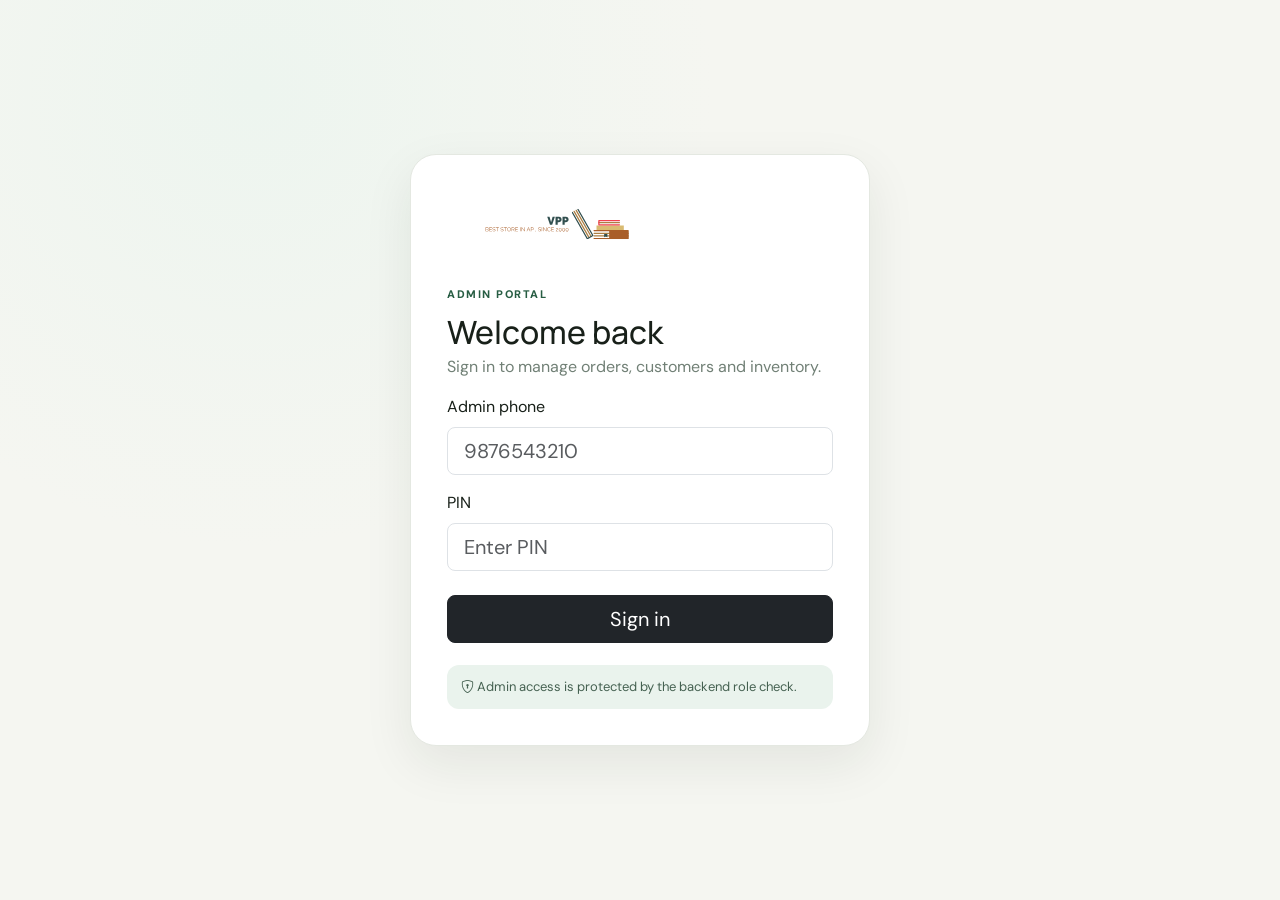
<file: website/admin/dashboard.html>
<!doctype html>
<html lang="en">
<head>
  <meta charset="UTF-8">
  <meta name="viewport" content="width=device-width,initial-scale=1">
  <title>Admin Dashboard — Visionary Paper Products</title>
  <link href="https://cdn.jsdelivr.net/npm/bootstrap@5.3.3/dist/css/bootstrap.min.css" rel="stylesheet">
  <link href="https://cdn.jsdelivr.net/npm/bootstrap-icons@1.11.3/font/bootstrap-icons.css" rel="stylesheet">
  <link rel="stylesheet" href="css/admin.css">
</head>
<body class="admin-app">
  <aside class="sidebar" id="sidebar">
    <div class="sidebar-brand"><img src="../assets/visionary-logo.svg" alt="Visionary Paper Products"></div>
    <div class="admin-label">ADMIN PORTAL</div>
    <nav>
      <button class="nav-link active" data-section="overview"><i class="bi bi-grid-1x2"></i> Overview</button>
      <button class="nav-link" data-section="pending"><i class="bi bi-lightning-charge"></i> Live Pending</button>
      <button class="nav-link" data-section="orders"><i class="bi bi-receipt"></i> Orders</button>
      <button class="nav-link" data-section="customOrders"><i class="bi bi-file-earmark-arrow-up"></i> Custom Orders</button>
      <button class="nav-link" data-section="inventory"><i class="bi bi-box-seam"></i> Inventory</button>
      <button class="nav-link" data-section="customers"><i class="bi bi-people"></i> Customers</button>
    </nav>
    <button id="logoutBtn" class="logout-btn"><i class="bi bi-box-arrow-left"></i> Sign out</button>
  </aside>

  <div class="main-shell">
    <header class="topbar">
      <button id="menuBtn" class="icon-btn d-lg-none"><i class="bi bi-list"></i></button>
      <div><span class="eyebrow">VISIONARY PAPER PRODUCTS</span><h2 id="pageTitle">Overview</h2></div>
      <div class="topbar-actions"><span class="status-dot"><span></span> Backend connected</span><button id="refreshBtn" class="btn btn-outline-dark"><i class="bi bi-arrow-clockwise"></i> Refresh</button></div>
    </header>

    <main class="content">
      <div id="globalError" class="alert alert-danger d-none"></div>

      <section id="overview" class="dashboard-section">
        <div class="section-heading"><div><span class="eyebrow">CONTROL CENTER</span><h3>Business overview</h3></div><p>Live operational information from PostgreSQL.</p></div>
        <div class="stat-grid stat-grid-5">
          <div class="stat-card"><span>All orders</span><strong id="statOrders">—</strong><i class="bi bi-receipt"></i></div>
          <div class="stat-card danger-card"><span>Pending now</span><strong id="statPending">—</strong><i class="bi bi-hourglass-split"></i></div>
          <div class="stat-card"><span>Customers</span><strong id="statCustomers">—</strong><i class="bi bi-people"></i></div>
          <div class="stat-card"><span>Low stock</span><strong id="statLowStock">—</strong><i class="bi bi-exclamation-triangle"></i></div>
          <div class="stat-card sales-card"><span>Sales value</span><strong id="statSales">&#8377;0</strong><i class="bi bi-currency-rupee"></i></div>
        </div>

        <div class="panel sales-panel mt-4">
          <div class="panel-head sales-head"><div><h4>Sales value by date</h4><small id="salesNote">Order value, not payment collection.</small></div><div class="date-tools"><button class="quick-date" id="todayBtn">Today</button><button class="quick-date" id="yesterdayBtn">Yesterday</button><input id="salesStart" type="date"><span>to</span><input id="salesEnd" type="date"><button class="btn btn-dark" id="applySalesBtn">Apply</button></div></div>
          <div class="sales-breakdown"><div><span>Standard orders</span><strong id="salesStandard">&#8377;0</strong></div><div><span>Custom orders</span><strong id="salesCustom">&#8377;0</strong></div><div><span>Total sales value</span><strong id="salesTotal">&#8377;0</strong></div><div><span>Orders</span><strong id="salesCount">0</strong></div></div>
        </div>

        <div class="panel mt-4"><div class="panel-head"><h4>Live pending orders</h4><button class="btn btn-sm btn-dark" data-go="pending">Open live queue</button></div><div class="table-wrap"><table class="table admin-table"><thead><tr><th>Type</th><th>Order</th><th>Customer</th><th>Total</th><th>Created</th><th>Action</th></tr></thead><tbody id="recentPending"></tbody></table></div></div>
      </section>

      <section id="pending" class="dashboard-section d-none">
        <div class="section-heading"><div><span class="eyebrow">LIVE PRODUCTION QUEUE</span><h3>Pending orders</h3></div><p>Only unfinished customer requests appear here. Completing an order updates PostgreSQL immediately.</p></div>
        <div class="queue-banner"><i class="bi bi-lightning-charge-fill"></i><div><strong id="pendingCountLabel">0 pending orders</strong><span>Refresh after receiving a new customer order.</span></div></div>
        <div class="panel"><div class="table-wrap"><table class="table admin-table"><thead><tr><th>Type</th><th>Order</th><th>Customer</th><th>Request</th><th>Total</th><th>Created</th><th>Action</th></tr></thead><tbody id="pendingTable"></tbody></table></div></div>
      </section>

      <section id="orders" class="dashboard-section d-none">
        <div class="section-heading"><div><span class="eyebrow">SALES</span><h3>Orders</h3></div><p>Standard catalogue orders with inventory deduction.</p></div>
        <div class="panel"><div class="panel-head"><h4>All standard orders</h4><input id="orderSearch" class="form-control search-input" placeholder="Search order or customer"></div><div class="table-wrap"><table class="table admin-table"><thead><tr><th>Order</th><th>Customer</th><th>Items</th><th>Subtotal</th><th>Discount</th><th>Total</th><th>Status</th><th>Created</th></tr></thead><tbody id="ordersTable"></tbody></table></div></div>
      </section>

      <section id="customOrders" class="dashboard-section d-none">
        <div class="section-heading"><div><span class="eyebrow">CUSTOM PRODUCTION</span><h3>Uploaded custom orders</h3></div><p>Customer PDFs and exam-pad artwork are stored on the backend and can be downloaded here for production.</p></div>
        <div class="panel"><div class="panel-head"><h4>Custom requests</h4><input id="customSearch" class="form-control search-input" placeholder="Search customer, file or type"></div><div class="table-wrap"><table class="table admin-table"><thead><tr><th>ID</th><th>Customer</th><th>Type</th><th>File</th><th>Details</th><th>Total</th><th>Status</th><th>Created</th><th></th></tr></thead><tbody id="customOrdersTable"></tbody></table></div></div>
      </section>

      <section id="inventory" class="dashboard-section d-none">
        <div class="section-heading"><div><span class="eyebrow">STOCK</span><h3>Inventory</h3></div><p>Monitor standard product stock and update quantities.</p></div>
        <div class="panel"><div class="panel-head"><h4>Product inventory</h4><input id="inventorySearch" class="form-control search-input" placeholder="Search product"></div><div class="table-wrap"><table class="table admin-table"><thead><tr><th>Product</th><th>Stock</th><th>Low-stock threshold</th><th>Active</th><th>Updated</th><th></th></tr></thead><tbody id="inventoryTable"></tbody></table></div></div>
      </section>

      <section id="customers" class="dashboard-section d-none">
        <div class="section-heading"><div><span class="eyebrow">CUSTOMERS</span><h3>Customers</h3></div><p>Permanent customer accounts registered through the website.</p></div>
        <div class="panel"><div class="panel-head"><h4>Customer directory</h4><input id="customerSearch" class="form-control search-input" placeholder="Search name or phone"></div><div class="table-wrap"><table class="table admin-table"><thead><tr><th>ID</th><th>Name</th><th>Phone</th><th>Address</th><th>Location</th><th>Created</th></tr></thead><tbody id="customersTable"></tbody></table></div></div>
      </section>
    </main>
  </div>

  <div class="modal fade" id="orderModal" tabindex="-1"><div class="modal-dialog modal-lg modal-dialog-scrollable"><div class="modal-content"><div class="modal-header"><h5 class="modal-title">Order details</h5><button class="btn-close" data-bs-dismiss="modal"></button></div><div class="modal-body" id="orderModalBody"></div><div class="modal-footer" id="orderModalFooter"></div></div></div></div>
  <div class="modal fade" id="stockModal" tabindex="-1"><div class="modal-dialog"><form class="modal-content" id="stockForm"><div class="modal-header"><h5 class="modal-title">Update inventory</h5><button class="btn-close" data-bs-dismiss="modal"></button></div><div class="modal-body"><input type="hidden" id="stockProductId"><p id="stockProductName" class="fw-semibold"></p><label class="form-label">Stock quantity</label><input id="stockQuantity" class="form-control" type="number" min="0" required><label class="form-label mt-3">Low-stock threshold</label><input id="stockThreshold" class="form-control" type="number" min="0" required><label class="form-label mt-3">Active</label><select id="stockActive" class="form-select"><option value="true">Active</option><option value="false">Inactive</option></select><div id="stockError" class="alert alert-danger mt-3 d-none"></div></div><div class="modal-footer"><button class="btn btn-dark" type="submit">Save inventory</button></div></form></div></div>

  <script src="https://cdn.jsdelivr.net/npm/bootstrap@5.3.3/dist/js/bootstrap.bundle.min.js"></script>
  <script src="js/dashboard.js"></script>
</body>
</html>
</file>
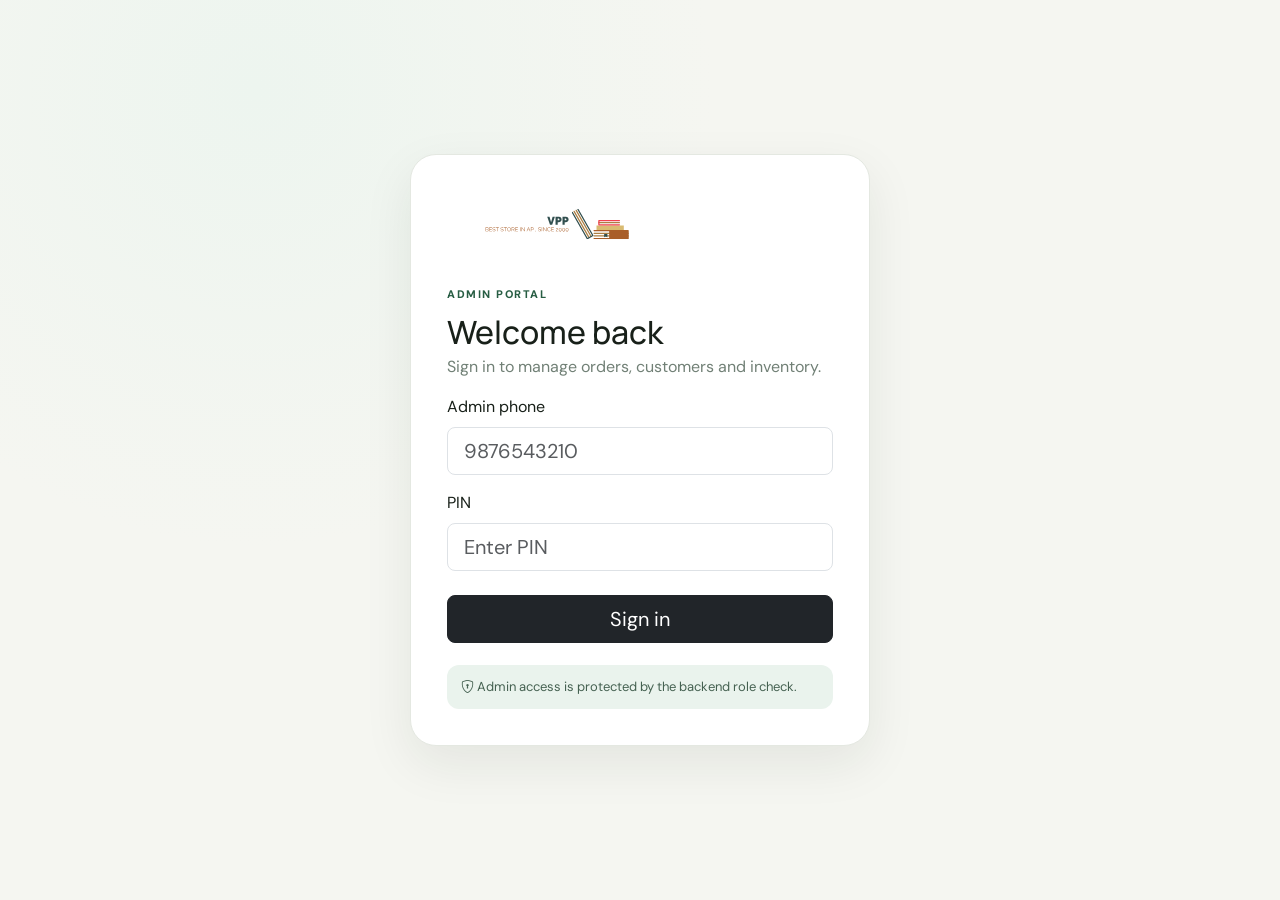
<file: website/admin/login.html>
<!doctype html>
<html lang="en">
<head>
  <meta charset="UTF-8">
  <meta name="viewport" content="width=device-width,initial-scale=1">
  <title>Admin Login — Visionary Paper Products</title>
  <link href="https://cdn.jsdelivr.net/npm/bootstrap@5.3.3/dist/css/bootstrap.min.css" rel="stylesheet">
  <link href="https://cdn.jsdelivr.net/npm/bootstrap-icons@1.11.3/font/bootstrap-icons.css" rel="stylesheet">
  <link rel="stylesheet" href="css/admin.css">
</head>
<body class="admin-login-page">
  <main class="login-shell">
    <section class="login-card">
      <div class="brand-mark">
        <img src="../assets/visionary-logo.svg" alt="Visionary Paper Products">
      </div>
      <span class="eyebrow">ADMIN PORTAL</span>
      <h1>Welcome back</h1>
      <p class="muted">Sign in to manage orders, customers and inventory.</p>

      <form id="adminLoginForm" novalidate>
        <label class="form-label" for="phone">Admin phone</label>
        <input id="phone" class="form-control form-control-lg" type="tel"
               inputmode="numeric" autocomplete="username" placeholder="9876543210" required>

        <label class="form-label mt-3" for="pin">PIN</label>
        <input id="pin" class="form-control form-control-lg" type="password"
               inputmode="numeric" autocomplete="current-password" placeholder="Enter PIN" required>

        <button id="loginBtn" class="btn btn-dark btn-lg w-100 mt-4" type="submit">
          <span class="btn-text">Sign in</span>
          <span class="spinner-border spinner-border-sm d-none" id="loginSpinner"></span>
        </button>
        <div id="loginError" class="alert alert-danger mt-3 d-none"></div>
      </form>

      <div class="login-note">
        <i class="bi bi-shield-lock"></i>
        Admin access is protected by the backend role check.
      </div>
    </section>
  </main>
  <script src="js/login.js"></script>
</body>
</html>
</file>
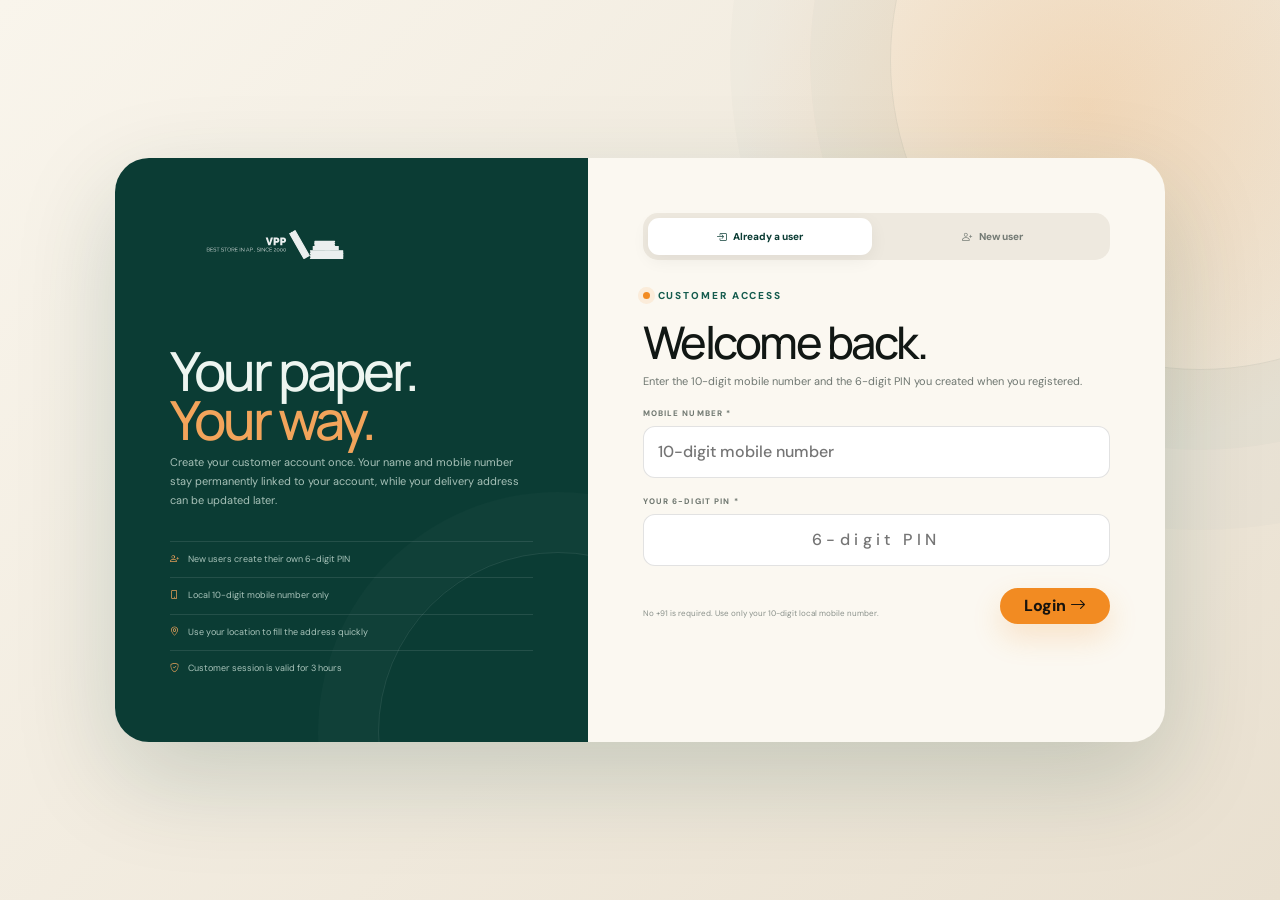
<file: website/login/login.html>
<!doctype html>
<html lang="en">
<head>
<meta charset="UTF-8">
<meta name="viewport" content="width=device-width, initial-scale=1, maximum-scale=1, user-scalable=no, viewport-fit=cover">
<meta name="theme-color" content="#0b3c34">
<title>Customer Login | Visionary Paper Products</title>
<link rel="icon" href="assets/visionary-logo.svg">
<link href="https://cdn.jsdelivr.net/npm/bootstrap@5.3.3/dist/css/bootstrap.min.css" rel="stylesheet">
<link href="https://cdn.jsdelivr.net/npm/bootstrap-icons@1.11.3/font/bootstrap-icons.min.css" rel="stylesheet">
<link href="https://fonts.googleapis.com/css2?family=DM+Sans:wght@400;500;600;700&family=Manrope:wght@500;600;700;800&display=swap" rel="stylesheet">
<link rel="stylesheet" href="css/styles.css">
</head>
<body>
<div class="auth-page">
  <div class="auth-shell">
    <aside class="auth-brand">
      <img src="assets/visionary-logo.svg" class="auth-logo" alt="Visionary Paper Products">
      <h1>Your paper.<br><em>Your way.</em></h1>
      <p>Create your customer account once. Your name and mobile number stay permanently linked to your account, while your delivery address can be updated later.</p>
      <div class="auth-points">
        <div><i class="bi bi-person-plus"></i> New users create their own 6-digit PIN</div>
        <div><i class="bi bi-phone"></i> Local 10-digit mobile number only</div>
        <div><i class="bi bi-geo-alt"></i> Use your location to fill the address quickly</div>
        <div><i class="bi bi-shield-check"></i> Customer session is valid for 3 hours</div>
      </div>
    </aside>

    <section class="auth-form-panel">
      <div class="auth-mode-switch">
        <button class="auth-mode active" id="existingUserTab" type="button"><i class="bi bi-box-arrow-in-right"></i> Already a user</button>
        <button class="auth-mode" id="newUserTab" type="button"><i class="bi bi-person-plus"></i> New user</button>
      </div>

      <!-- Existing customer -->
      <div class="auth-step active" id="existingUserStep">
        <div class="eyebrow">Customer access</div>
        <h2>Welcome <em>back.</em></h2>
        <p class="auth-sub">Enter the 10-digit mobile number and the 6-digit PIN you created when you registered.</p>
        <label class="auth-field">Mobile number *<input id="loginPhone" type="tel" inputmode="numeric" maxlength="10" placeholder="10-digit mobile number" autocomplete="tel"></label>
        <label class="auth-field">Your 6-digit PIN *<input id="loginPin" class="pin-code" type="password" inputmode="numeric" maxlength="6" placeholder="6-digit PIN" autocomplete="current-password"></label>
        <div class="auth-error" id="loginError"></div>
        <div class="auth-actions"><span class="auth-note">No +91 is required. Use only your 10-digit local mobile number.</span><button class="btn btn-brand rounded-pill px-4" id="loginButton" type="button">Login <i class="bi bi-arrow-right"></i></button></div>
      </div>

      <!-- New customer -->
      <div class="auth-step" id="newUserStep">
        <div class="eyebrow">New customer registration</div>
        <h2>Create your <em>account.</em></h2>
        <p class="auth-sub">Your name and mobile number become permanent account details. Only your delivery address and location can be changed later.</p>
        <label class="auth-field">Full name *<input id="newName" type="text" maxlength="150" placeholder="Your full name" autocomplete="name"></label>
        <label class="auth-field">Mobile number *<input id="newPhone" type="tel" inputmode="numeric" maxlength="10" placeholder="10-digit mobile number" autocomplete="tel"></label>
        <div class="pin-grid">
          <label class="auth-field">Create 6-digit PIN *<input id="newPin" class="pin-code" type="password" inputmode="numeric" maxlength="6" placeholder="6 digits" autocomplete="new-password"></label>
          <label class="auth-field">Confirm PIN *<input id="confirmPin" class="pin-code" type="password" inputmode="numeric" maxlength="6" placeholder="Repeat PIN" autocomplete="new-password"></label>
        </div>
        <label class="auth-field">Delivery address *<textarea id="newAddress" rows="3" placeholder="Your complete delivery address" autocomplete="street-address"></textarea></label>
        <div class="location-box">
          <div class="location-box-row">
            <div class="location-status" id="newLocationStatus"><strong>Optional: use your location</strong>We can use your device location to help fill the address.</div>
            <button class="location-btn" id="newUseLocation" type="button"><i class="bi bi-crosshair"></i> Use My Location</button>
          </div>
          <div class="location-coords" id="newLocationCoords"></div>
        </div>
        <div class="auth-error" id="newUserError"></div>
        <div class="auth-actions"><button class="auth-back" id="backToExisting" type="button"><i class="bi bi-arrow-left"></i> Already a user</button><button class="btn btn-brand rounded-pill px-4" id="createAccountButton" type="button">Create Account <i class="bi bi-check2"></i></button></div>
      </div>
    </section>
  </div>
</div>
<script src="js/auth.js"></script>
</body>
</html>
</file>
<file: website/admin/css/admin.css>
@import url('https://fonts.googleapis.com/css2?family=DM+Sans:wght@400;500;600;700&family=Manrope:wght@500;600;700;800&display=swap');

:root {
  --ink:#182019;
  --muted:#718076;
  --paper:#f5f6f1;
  --card:#ffffff;
  --line:#e4e8e1;
  --accent:#275d43;
  --accent-soft:#eaf3ed;
  --orange:#e88932;
  --danger:#b64242;
}
*{box-sizing:border-box}
body{margin:0;background:var(--paper);color:var(--ink);font-family:"DM Sans",sans-serif}
h1,h2,h3,h4,h5{font-family:"Manrope",sans-serif}
.admin-login-page{min-height:100vh;display:grid;place-items:center;background:radial-gradient(circle at 20% 10%,#edf5ef,transparent 35%),var(--paper);padding:24px}
.login-shell{width:min(460px,100%)}
.login-card{background:#fff;border:1px solid var(--line);border-radius:26px;padding:36px;box-shadow:0 18px 50px rgba(24,32,25,.08)}
.brand-mark img{width:220px;max-width:100%;height:auto;margin-bottom:24px}
.eyebrow{font-size:11px;font-weight:800;letter-spacing:.14em;color:var(--accent)}
.login-card h1{font-size:32px;margin:8px 0 4px}.muted{color:var(--muted)}
.login-note{margin-top:22px;padding:12px 14px;border-radius:12px;background:var(--accent-soft);font-size:13px;color:#456151}
.sidebar{position:fixed;inset:0 auto 0 0;width:250px;background:#142119;color:#fff;padding:24px 16px;display:flex;flex-direction:column;z-index:20}
.sidebar-brand{padding:4px 10px 26px;border-bottom:1px solid rgba(255,255,255,.1)}
.sidebar-brand img{width:185px;max-width:100%;filter:brightness(0) invert(1)}
.admin-label{font-size:10px;letter-spacing:.16em;color:#aab9ae;margin:22px 10px 8px}
.nav-link{width:100%;border:0;background:transparent;color:#bfc9c2;text-align:left;border-radius:12px;padding:12px 13px;margin:2px 0;font-weight:600}
.nav-link i{width:25px}.nav-link:hover,.nav-link.active{background:#244433;color:#fff}
.logout-btn{margin-top:auto;border:0;background:rgba(255,255,255,.07);color:#fff;border-radius:12px;padding:12px;text-align:left;font-weight:600}
.main-shell{margin-left:250px;min-height:100vh}
.topbar{height:90px;background:#fff;border-bottom:1px solid var(--line);display:flex;align-items:center;justify-content:space-between;padding:0 34px;position:sticky;top:0;z-index:10}
.topbar h2{margin:3px 0 0;font-size:24px}.topbar-actions{display:flex;align-items:center;gap:12px}.status-dot{font-size:12px;color:#617067}.status-dot span{display:inline-block;width:8px;height:8px;background:#39a56a;border-radius:50%;margin-right:6px}
.icon-btn{border:1px solid var(--line);background:#fff;border-radius:10px;padding:8px 11px}
.content{padding:32px;max-width:1500px}.section-heading{display:flex;justify-content:space-between;align-items:end;margin-bottom:20px}.section-heading h3{margin:4px 0 0;font-size:30px}.section-heading p{color:var(--muted);margin:0}
.stat-grid{display:grid;grid-template-columns:repeat(4,1fr);gap:16px}.stat-card{background:#fff;border:1px solid var(--line);border-radius:18px;padding:20px;position:relative}.stat-card span{display:block;color:var(--muted);font-size:13px}.stat-card strong{display:block;font-size:32px;margin-top:8px}.stat-card i{position:absolute;right:18px;top:18px;font-size:24px;color:var(--accent)}
.panel{background:#fff;border:1px solid var(--line);border-radius:18px;overflow:hidden}.panel-head{padding:18px 20px;border-bottom:1px solid var(--line);display:flex;justify-content:space-between;align-items:center;gap:16px}.panel-head h4{margin:0;font-size:17px}.search-input{max-width:300px}
.table-wrap{overflow:auto}.admin-table{margin:0;white-space:nowrap}.admin-table th{font-size:11px;text-transform:uppercase;letter-spacing:.06em;color:var(--muted);background:#fafbf8}.admin-table td,.admin-table th{padding:14px 16px;vertical-align:middle;border-color:var(--line)}.clickable{cursor:pointer}.clickable:hover td{background:#f7faf7}
.status-badge{display:inline-block;padding:5px 9px;border-radius:999px;font-size:11px;font-weight:700;background:#edf0ed;color:#536058}.status-confirmed{background:#eaf3ed;color:#276444}.status-processing{background:#fff1dd;color:#9b5a15}.status-ready{background:#e5f4f1;color:#1d7569}.status-completed{background:#e8f4e9;color:#32733e}.status-cancelled{background:#fae8e8;color:#a53f3f}
.stock-low{color:#b64242;font-weight:800}.empty{text-align:center;color:var(--muted);padding:35px!important}
.detail-grid{display:grid;grid-template-columns:repeat(2,1fr);gap:16px}.detail-grid small{display:block;color:var(--muted);font-size:11px;text-transform:uppercase}.detail-grid strong{display:block;margin-top:3px}.totals-box{max-width:360px;margin-left:auto}.totals-box>div{display:flex;justify-content:space-between;padding:7px 0}.totals-box .grand{font-size:18px;border-top:1px solid var(--line);margin-top:6px;padding-top:12px}
@media(max-width:991px){.sidebar{transform:translateX(-100%);transition:.2s}.sidebar.open{transform:translateX(0)}.main-shell{margin-left:0}.topbar{padding:0 18px}.content{padding:20px}.stat-grid{grid-template-columns:repeat(2,1fr)}.section-heading{display:block}.section-heading p{margin-top:8px}.topbar-actions .status-dot{display:none}}
@media(max-width:575px){.login-card{padding:26px 20px}.topbar{height:76px}.topbar h2{font-size:20px}.content{padding:16px}.stat-grid{grid-template-columns:1fr 1fr;gap:10px}.stat-card{padding:15px}.stat-card strong{font-size:25px}.panel-head{align-items:stretch;flex-direction:column}.search-input{max-width:none}.detail-grid{grid-template-columns:1fr}}
.stat-grid-5{grid-template-columns:repeat(5,1fr)}.stat-card.sales-card{background:#edf5ef}.stat-card.danger-card{background:#fff4ed}.sales-head{align-items:center}.sales-head small{display:block;color:var(--muted);font-size:10px;margin-top:4px}.date-tools{display:flex;align-items:center;gap:7px;flex-wrap:wrap}.date-tools input{border:1px solid var(--line);border-radius:9px;padding:8px 9px;font-size:12px}.quick-date{border:1px solid var(--line);background:#fff;border-radius:999px;padding:8px 12px;font-size:10px;font-weight:700}.sales-breakdown{display:grid;grid-template-columns:repeat(4,1fr);gap:0}.sales-breakdown>div{padding:20px;border-right:1px solid var(--line)}.sales-breakdown>div:last-child{border-right:0}.sales-breakdown span{display:block;color:var(--muted);font-size:11px}.sales-breakdown strong{display:block;font:800 24px Manrope;margin-top:7px;color:var(--accent)}.queue-banner{display:flex;gap:13px;align-items:center;background:#fff8ef;border:1px solid #f3dfc5;border-radius:16px;padding:15px 18px;margin-bottom:16px}.queue-banner>i{font-size:22px;color:var(--orange)}.queue-banner strong{display:block;font-size:13px}.queue-banner span{display:block;color:var(--muted);font-size:10px;margin-top:2px}.type-pill{display:inline-block;padding:4px 8px;border-radius:999px;background:var(--accent-soft);color:var(--accent);font-size:10px;font-weight:800}.admin-table small{color:var(--muted);font-size:9px}@media(max-width:1200px){.stat-grid-5{grid-template-columns:repeat(3,1fr)}.sales-breakdown{grid-template-columns:repeat(2,1fr)}.sales-breakdown>div:nth-child(2){border-right:0}}@media(max-width:700px){.stat-grid-5{grid-template-columns:1fr 1fr}.sales-breakdown{grid-template-columns:1fr}.sales-breakdown>div{border-right:0;border-bottom:1px solid var(--line)}.sales-head{align-items:stretch}.date-tools{width:100%}.date-tools input{flex:1;min-width:120px}}
</file>
<file: website/login/css/styles.css>
/* ==========================================================
   VISIONARY PAPER PRODUCTS — DESIGN SYSTEM
   ========================================================== */
:root{
  --paper:#f5f0e6;
  --paper-light:#fcfaf5;
  --ink:#111714;
  --muted:#6f7771;
  --green:#0b3c34;
  --green-2:#155c4e;
  --teal:#3d8c7b;
  --orange:#f28b22;
  --orange-deep:#dc6d12;
  --line:rgba(17,23,20,.12);
  --white:#fffdf7;
  --shadow:0 28px 80px rgba(10,39,33,.13);
  --radius:30px;
}

*{box-sizing:border-box}
html{scroll-behavior:smooth;scroll-padding-top:95px}
body{margin:0;background:var(--paper);color:var(--ink);font-family:"DM Sans",sans-serif;overflow-x:hidden}
a{text-decoration:none}
button,input,textarea,select{font:inherit}
::selection{background:var(--orange);color:var(--ink)}

#scrollProgress{position:fixed;top:0;left:0;height:3px;width:0;background:var(--orange);z-index:9999}

.announcement-bar{height:35px;background:var(--green);color:#d9e9e2;font-size:10px;letter-spacing:.03em;display:flex;align-items:center}
.announcement-link{color:#fff;font-weight:700;border-bottom:1px solid rgba(255,255,255,.35);padding-bottom:1px}
.announcement-link i{font-size:10px}

.site-header{position:sticky;top:0;z-index:100;background:rgba(252,250,245,.9);backdrop-filter:blur(18px);border-bottom:1px solid rgba(17,23,20,.06);transition:.3s}
.site-header.scrolled{box-shadow:0 10px 35px rgba(0,0,0,.06)}
.navbar{min-height:80px}
.brand-logo img{width:170px;height:auto;mix-blend-mode:multiply}
.nav-link{font-size:12px!important;color:#39413c!important;font-weight:600;padding:.55rem .75rem!important;position:relative}
.nav-link:after{content:"";position:absolute;left:12px;right:12px;bottom:3px;height:2px;background:var(--orange);transform:scaleX(0);transform-origin:left;transition:.25s}
.nav-link:hover:after{transform:scaleX(1)}
.icon-btn,.cart-btn{width:40px;height:40px;border:0;background:transparent;border-radius:50%;display:grid;place-items:center;font-size:16px;position:relative}
.icon-btn:hover,.cart-btn:hover{background:rgba(11,60,52,.07)}
.cart-count{position:absolute;right:0;top:0;min-width:15px;height:15px;border-radius:50%;background:var(--orange);font-size:8px;display:grid;place-items:center;font-weight:800}
.btn-brand{background:var(--orange);color:#17130e;border:0;font-weight:800;box-shadow:0 13px 30px rgba(242,139,34,.2);transition:.25s}
.btn-brand:hover{background:#f5a04b;color:#17130e;transform:translateY(-2px);box-shadow:0 17px 38px rgba(242,139,34,.28)}
.navbar-toggler{color:var(--green)}

.eyebrow{font-size:10px;text-transform:uppercase;letter-spacing:.19em;font-weight:800;color:var(--green-2);display:flex;align-items:center;gap:8px;margin-bottom:18px}
.eyebrow:before{content:"";width:7px;height:7px;border-radius:50%;background:var(--orange);box-shadow:0 0 0 5px rgba(242,139,34,.11)}
.eyebrow-light{color:#b6cec6}.eyebrow-light:before{background:var(--orange)}
h1,h2,h3,h4{font-family:"Manrope",sans-serif}
h1,h2{letter-spacing:-.055em}
h1 em,h2 em{font-style:normal;color:var(--green-2)}

.hero-section{min-height:calc(100vh - 115px);position:relative;overflow:hidden;background:linear-gradient(135deg,#f9f5ec,#eee7db)}
.hero-noise{position:absolute;inset:0;opacity:.18;background-image:url("data:image/svg+xml,%3Csvg viewBox='0 0 180 180' xmlns='http://www.w3.org/2000/svg'%3E%3Cfilter id='n'%3E%3CfeTurbulence type='fractalNoise' baseFrequency='.75' numOctaves='3' stitchTiles='stitch'/%3E%3C/filter%3E%3Crect width='100%25' height='100%25' filter='url(%23n)' opacity='.22'/%3E%3C/svg%3E")}
.hero-grid-lines{position:absolute;inset:0;background-image:linear-gradient(rgba(11,60,52,.035) 1px,transparent 1px),linear-gradient(90deg,rgba(11,60,52,.035) 1px,transparent 1px);background-size:52px 52px;mask-image:linear-gradient(90deg,black,transparent 75%)}
.min-vh-hero{min-height:calc(100vh - 115px)}
.hero-copy{padding-top:30px;padding-bottom:50px}
.hero-eyebrow span{width:7px;height:7px;border-radius:50%;background:var(--orange);box-shadow:0 0 0 5px rgba(242,139,34,.12)}
.hero-copy h1{font-size:clamp(52px,6.8vw,98px);line-height:.91;max-width:760px}
.hero-lead{max-width:590px;color:var(--muted);font-size:16px;line-height:1.72;margin:28px 0}
.hero-points{display:flex;gap:18px;flex-wrap:wrap;color:#657069;font-size:10px}
.hero-points span{display:flex;gap:5px;align-items:center}.hero-points i{color:var(--teal);font-size:13px}
.hero-scroll{position:absolute;left:3.8%;bottom:25px;display:flex;align-items:center;gap:8px;color:#737b75;text-transform:uppercase;letter-spacing:.16em;font-size:9px}.hero-scroll i{font-size:15px}

.hero-visual{height:650px;position:relative;display:flex;align-items:center;justify-content:center;perspective:1300px}
.hero-glow{position:absolute;border-radius:50%;filter:blur(1px)}
.hero-glow-green{width:460px;height:460px;right:4%;top:13%;background:radial-gradient(circle at 30% 25%,#4f9d8c,#0b3c34 72%);box-shadow:0 50px 100px rgba(11,60,52,.2)}
.hero-glow-orange{width:190px;height:190px;left:7%;bottom:7%;background:radial-gradient(circle at 35% 25%,#ffd9b3,#f28b22 70%);box-shadow:0 25px 60px rgba(242,139,34,.22)}
.paper-card{position:absolute;width:320px;height:430px;background:#fbf7ed;border-radius:8px 15px 18px 8px;box-shadow:20px 35px 65px rgba(0,0,0,.18);right:17%;top:18%}
.paper-back{transform:rotate(-18deg) translate(-32px,20px);opacity:.42}
.paper-middle{transform:rotate(-10deg) translate(7px,8px);opacity:.76}
.hero-book{width:315px;height:425px;position:relative;z-index:4;transform:rotate(-6deg) rotateY(-14deg);transform-style:preserve-3d;filter:drop-shadow(27px 40px 35px rgba(0,0,0,.25));animation:bookFloat 6s ease-in-out infinite}
.book-cover{position:absolute;inset:0;border-radius:6px 15px 15px 6px;padding:45px 36px;background:linear-gradient(145deg,#f4a44f,#f28b22 48%,#cf6110);color:#fff8ed;overflow:hidden}
.book-cover:before{content:"";position:absolute;inset:17px;border:1px solid rgba(255,255,255,.35);border-radius:4px}
.book-cover small,.book-cover strong,.book-cover span,.cover-mark{position:relative;z-index:2}
.book-cover small{font-size:10px;letter-spacing:.26em}.book-cover strong{display:block;font-size:54px;line-height:.86;letter-spacing:-.07em;margin-top:140px}.book-cover span{display:block;font-size:9px;letter-spacing:.18em;margin-top:20px}
.cover-mark{position:absolute;right:35px;bottom:32px;width:38px;height:38px;border-radius:50%;display:grid;place-items:center;border:1px solid rgba(255,255,255,.45)}
.book-pages{position:absolute;right:-22px;top:8px;width:25px;height:410px;border-radius:0 5px 5px 0;background:repeating-linear-gradient(to bottom,#fbf5e8 0 5px,#dcd5c8 6px,#fbf5e8 8px);transform:skewY(-6deg)}
.book-spine{position:absolute;left:-10px;top:4px;width:15px;height:416px;border-radius:5px 0 0 5px;background:linear-gradient(90deg,#bd570c,#f28b22)}
.floating-chip{position:absolute;z-index:7;background:rgba(252,250,245,.91);backdrop-filter:blur(12px);border:1px solid rgba(255,255,255,.7);border-radius:15px;padding:12px 15px;box-shadow:0 18px 45px rgba(0,0,0,.13);font-size:10px;font-weight:800;display:flex;align-items:center;gap:7px}.floating-chip i{color:var(--orange)}
.chip-one{left:2%;top:19%;transform:rotate(-4deg)}.chip-two{right:0;bottom:15%;transform:rotate(4deg)}
.floating-spec{position:absolute;z-index:8;left:2%;bottom:17%;width:185px;background:rgba(11,60,52,.94);color:#eef5f0;border-radius:18px;padding:18px;box-shadow:0 22px 50px rgba(0,0,0,.22);transform:rotate(3deg)}
.spec-mini-label{font-size:8px;letter-spacing:.18em;color:#8eaea5;margin-bottom:12px}.spec-mini-row{display:flex;justify-content:space-between;border-top:1px solid rgba(255,255,255,.12);padding:7px 0;font-size:8px}.spec-mini-row span{color:#8eaaa2}.spec-mini-row strong{font-size:9px}

@keyframes bookFloat{0%,100%{transform:rotate(-6deg) rotateY(-14deg) translateY(0)}50%{transform:rotate(-4deg) rotateY(-9deg) translateY(-13px)}}

.trust-strip{background:var(--green);color:#d8e7e0}
.trust-item{min-height:70px;display:flex;align-items:center;justify-content:center;gap:9px;border-right:1px solid rgba(255,255,255,.1);font-size:11px;text-transform:uppercase;letter-spacing:.08em}.trust-item:last-child{border:0}.trust-item>span{color:#6e9b8e;font-size:9px}.trust-item strong{color:#fff}.trust-item small{font-size:9px;color:#9bb5ae}

.section-space{padding:125px 0}
.section-heading h2,.custom-section h2,.numbers-section h2,.process-section h2,.about-section h2,.gallery-section h2,.faq-section h2{font-size:clamp(42px,5.4vw,74px);line-height:.96}
.section-heading p,.numbers-intro,.gallery-note,.faq-section .col-lg-4>p{color:var(--muted);font-size:13px;line-height:1.7}
.product-toolbar{display:flex;justify-content:space-between;align-items:center;gap:20px;margin:35px 0 25px;flex-wrap:wrap}
.filter-pills{display:flex;gap:7px;flex-wrap:wrap}.filter-pill{border:1px solid var(--line);background:transparent;border-radius:999px;padding:9px 16px;font-size:10px;font-weight:800;color:#58615b;transition:.2s}.filter-pill:hover,.filter-pill.active{background:var(--green);color:#fff;border-color:var(--green)}
.catalog-note{font-size:9px;color:#7a827c}.catalog-note i{color:var(--orange)}

.product-grid>.product-col{transition:.35s}
.product-card{height:100%;min-height:420px;border-radius:var(--radius);position:relative;overflow:hidden;padding:27px;display:flex;flex-direction:column;justify-content:space-between;transition:.4s;border:1px solid rgba(17,23,20,.05)}
.product-card:hover{transform:translateY(-8px);box-shadow:var(--shadow)}
.product-card.green{background:linear-gradient(145deg,#dfead4,#a6c58d)}.product-card.orange{background:linear-gradient(145deg,#c9794e,#86452f);color:#fff8ed}.product-card.teal{background:linear-gradient(145deg,#d1e7e0,#4c9483)}.product-card.paper{background:linear-gradient(145deg,#fffdf8,#e2d4bd)}
.product-top{display:flex;justify-content:space-between;align-items:start}.product-icon{width:54px;height:54px;border-radius:50%;display:grid;place-items:center;background:rgba(255,255,255,.3);font-size:21px;backdrop-filter:blur(8px)}.product-index{font-size:9px;letter-spacing:.15em;opacity:.55}
.product-card h3{font-size:26px;letter-spacing:-.035em;margin:0}.product-short{font-size:11px;font-weight:700;margin:6px 0}.product-desc{font-size:11px;line-height:1.55;opacity:.72;max-width:260px}.product-bottom{display:flex;justify-content:space-between;align-items:end}.product-action{width:42px;height:42px;border-radius:50%;border:0;background:rgba(255,255,255,.76);display:grid;place-items:center;color:var(--ink);transition:.25s}.product-action:hover{transform:rotate(8deg) scale(1.05);background:#fff}.product-visual{position:absolute;right:18px;top:120px;width:150px;height:170px;opacity:.32;transform:rotate(12deg);pointer-events:none}.visual-book{background:linear-gradient(145deg,#fff,#d7d0c3);width:115px;height:150px;border-radius:4px 12px 12px 4px;box-shadow:18px 22px 25px rgba(0,0,0,.12);position:absolute;left:20px}.visual-book:after{content:"";position:absolute;inset:13px;border:1px solid currentColor;opacity:.35}.visual-pad{width:120px;height:150px;background:#fffaf0;border-radius:5px;box-shadow:18px 22px 25px rgba(0,0,0,.14);position:absolute;left:20px;top:5px;transform:rotate(-8deg)}.visual-pad:before{content:"";position:absolute;left:18px;right:18px;top:52px;height:1px;background:#0b3c34;box-shadow:0 12px 0 #0b3c34,0 24px 0 #0b3c34;opacity:.3}
.visual-notebook{width:120px;height:155px;border-radius:4px 12px 12px 4px;background:linear-gradient(145deg,#2d7868,#0b3c34);position:absolute;left:20px;top:4px;box-shadow:18px 22px 25px rgba(0,0,0,.15)}.visual-notebook:after{content:"V";position:absolute;inset:0;display:grid;place-items:center;color:#fff;font:800 58px "Manrope";opacity:.65}
.visual-print{width:150px;height:100px;background:#f8f2e6;position:absolute;left:0;top:25px;transform:rotate(-14deg);box-shadow:15px 20px 25px rgba(0,0,0,.15)}.visual-print:after{content:"PRINT";position:absolute;left:18px;bottom:15px;font-size:10px;letter-spacing:.2em;color:#0b3c34}

.custom-section{background:var(--green);color:#edf4ef;overflow:hidden}
.custom-section h2 em{color:#b4d1c7}
.light-copy{color:#a8c3ba;line-height:1.75;font-size:14px;margin:25px 0}
.custom-stage{height:620px;background:linear-gradient(145deg,#2a6e5f,#092f2a);border-radius:38px;position:relative;overflow:hidden;box-shadow:0 35px 90px rgba(0,0,0,.24)}
.stage-texture{position:absolute;inset:-30%;background:repeating-linear-gradient(27deg,transparent 0 30px,rgba(255,255,255,.025) 31px 33px),radial-gradient(circle at 30% 30%,rgba(255,255,255,.09),transparent 25%);transform:rotate(8deg)}
.stage-label{position:absolute;left:30px;top:28px;font-size:9px;letter-spacing:.2em;color:#a4c1b8}
.custom-paper{position:absolute;width:250px;height:330px;background:#faf5e9;border-radius:6px;box-shadow:20px 35px 50px rgba(0,0,0,.2)}.paper-one{right:-60px;bottom:-70px;transform:rotate(25deg)}.paper-two{left:-95px;bottom:-125px;transform:rotate(-20deg);opacity:.55}
.custom-builder-card{position:absolute;left:12%;top:12%;width:67%;min-height:450px;background:linear-gradient(145deg,#fcf6e9,#dfd0b6);color:var(--ink);border-radius:25px;padding:28px;box-shadow:35px 45px 60px rgba(0,0,0,.24);transform:rotate(-4deg)}
.builder-top{font-size:8px;letter-spacing:.2em;color:#777f79}.builder-top i{font-size:16px;color:var(--green)}
.builder-product{font:700 38px "Manrope";letter-spacing:-.05em;margin:48px 0 28px}.builder-row{border-top:1px solid rgba(17,23,20,.13);display:flex;justify-content:space-between;padding:11px 0;font-size:9px}.builder-row span{color:#8b908a;letter-spacing:.14em}.builder-row strong{font-size:10px}
.builder-upload{margin-top:15px;padding:13px;border:1px dashed rgba(11,60,52,.3);border-radius:12px;display:flex;align-items:center;gap:10px;font-size:10px}.builder-upload i{font-size:19px;color:var(--teal)}.builder-upload small{margin-left:auto;color:#8a918b}
.stage-orbit{position:absolute;right:8%;top:15%;width:100px;height:100px;border:1px solid rgba(255,255,255,.12);border-radius:50%;box-shadow:0 0 0 30px rgba(255,255,255,.025)}

.spec-list{margin:25px 0 30px}.spec-list>div{display:grid;grid-template-columns:30px 1fr 20px;align-items:center;gap:10px;border-top:1px solid rgba(255,255,255,.12);padding:12px 0;font-size:11px}.spec-list span{color:#6f9d91}.spec-list i{color:#f3a55c}

.numbers-section{background:#fbf8f1}.number-card{min-height:280px;border-radius:27px;background:linear-gradient(145deg,#dfe9d4,#adc78f);padding:27px;position:relative;overflow:hidden}.number-card-dark{background:linear-gradient(145deg,#12483e,#092e29);color:#eef4ef}.number-card-orange{background:linear-gradient(145deg,#e7b083,#b55f37);color:#fff8ed}.number-card .number{font-size:9px;letter-spacing:.18em;opacity:.55}.number-card>i{position:absolute;right:25px;top:24px;width:46px;height:46px;border-radius:50%;background:rgba(255,255,255,.25);display:grid;place-items:center}.number-card h3{font-size:23px;margin-top:100px}.number-card p{font-size:11px;line-height:1.6;max-width:270px;opacity:.7}

.process-section{background:#f9f6ef}.centered-heading{display:block;max-width:690px;margin:0 auto 65px;text-align:center}.centered-heading .eyebrow{justify-content:center}.centered-heading p{max-width:550px;margin:22px auto 0;color:var(--muted);font-size:13px;line-height:1.7}
.process-timeline{display:flex;align-items:stretch;border:1px solid var(--line)}.process-step{flex:1;padding:27px 20px;min-height:280px;position:relative;background:#f9f6ef}.process-step>span{font-size:9px;letter-spacing:.15em;color:#929891}.process-icon{width:40px;height:40px;border:1px solid var(--line);border-radius:50%;display:grid;place-items:center;position:absolute;right:18px;top:22px;color:var(--green)}.process-step h3{font-size:20px;margin-top:72px}.process-step p{font-size:11px;color:#777f79;line-height:1.6}.process-line{width:1px;background:var(--line)}

.banner-visual{position:absolute;right:0;top:0;width:55%;height:100%;background:radial-gradient(circle at 55% 48%,rgba(83,157,137,.24),transparent 35%)}.mini-book{position:absolute;border-radius:7px 18px 18px 6px;box-shadow:25px 30px 55px rgba(0,0,0,.32)}.mini-book-one{width:275px;height:380px;right:8%;bottom:-25px;background:linear-gradient(145deg,#f4a44e,#d96913);transform:rotate(11deg)}.mini-book-two{width:235px;height:330px;right:42%;bottom:-18px;background:linear-gradient(145deg,#dbe8d0,#8eaf72);transform:rotate(-13deg)}.mini-book-three{width:185px;height:280px;right:56%;top:17%;background:linear-gradient(145deg,#b7dbd0,#2e7c6c);transform:rotate(14deg)}.banner-ring{position:absolute;right:25%;top:15%;width:250px;height:250px;border:1px solid rgba(255,255,255,.1);border-radius:50%;box-shadow:0 0 0 50px rgba(255,255,255,.02),0 0 0 100px rgba(255,255,255,.015)}

.about-section{background:#f5f0e6}.about-mark{width:250px;height:250px;border-radius:50%;background:#e7dfd1;display:grid;place-items:center;position:relative;overflow:hidden}.about-mark:before{content:"";position:absolute;width:190px;height:190px;border:1px solid rgba(11,60,52,.13);border-radius:50%}.about-mark img{width:190px;mix-blend-mode:multiply;position:relative}.about-lead{font:500 24px/1.4 "Manrope";letter-spacing:-.025em}.about-copy>p:not(.about-lead){font-size:13px;line-height:1.75;color:var(--muted)}.about-points{margin-top:40px}.about-points>div{display:flex;gap:16px;padding:18px 0;border-top:1px solid var(--line)}.about-points i{font-size:20px;color:var(--teal)}.about-points span{font-size:11px;color:var(--muted);line-height:1.55}.about-points strong{display:block;color:var(--ink);font-size:12px;margin-bottom:2px}

.gallery-section{padding-top:0}.gallery-grid{display:grid;grid-template-columns:1.35fr .82fr .82fr;gap:14px}.gallery-tile{height:510px;border-radius:30px;position:relative;overflow:hidden;padding:25px;color:#fff;box-shadow:0 20px 50px rgba(0,0,0,.08)}.gallery-tile>span{font-size:9px;letter-spacing:.18em;position:relative;z-index:3;color:rgba(255,255,255,.75)}.gallery-tile>strong{position:absolute;left:25px;bottom:24px;font:700 25px/1 "Manrope";letter-spacing:-.04em}.gallery-main{background:linear-gradient(135deg,#d7cfbe,#756b5d)}.gallery-orange{background:linear-gradient(145deg,#d78959,#82452f)}.gallery-green{background:linear-gradient(145deg,#b7cc94,#37674f)}.stack-books{position:absolute;left:14%;right:14%;bottom:18%;height:270px;transform:rotate(-8deg)}.stack-books b{position:absolute;left:0;right:0;height:105px;border-radius:8px;box-shadow:0 20px 25px rgba(0,0,0,.22)}.stack-books b:nth-child(1){bottom:0;background:#f28b22}.stack-books b:nth-child(2){bottom:52px;background:#103f36}.stack-books b:nth-child(3){bottom:104px;background:#f7f0e2}.giant-letter{position:absolute;left:50%;top:43%;transform:translate(-50%,-50%);font:800 185px "Manrope";opacity:.6}.exam-pad-shape{position:absolute;width:205px;height:270px;background:#f8f1e4;color:#416d59;left:50%;top:48%;transform:translate(-50%,-45%) rotate(-8deg);box-shadow:25px 35px 35px rgba(0,0,0,.22);padding:30px 20px}.exam-pad-shape small{font-size:7px;letter-spacing:.2em}.exam-pad-shape b{display:block;font:800 29px/.9 "Manrope";margin-top:90px}

.quote-section{background:#e8dfd1}.quote-shell{background:#fbf8f1;border-radius:38px;display:grid;grid-template-columns:.9fr 1.1fr;overflow:hidden;box-shadow:var(--shadow)}.quote-intro{background:#103f36;color:#edf4ef;padding:60px}.quote-intro h2{font-size:clamp(45px,5vw,70px);line-height:.94}.quote-intro h2 em{color:#f1a45b}.quote-intro>p{color:#a7c1b8;font-size:13px;line-height:1.7;margin:25px 0 40px}.quote-contact{border-top:1px solid rgba(255,255,255,.12)}.quote-contact>div{display:flex;gap:12px;padding:15px 0;border-bottom:1px solid rgba(255,255,255,.12)}.quote-contact i{color:#f2a35c}.quote-contact span{font-size:10px;color:#9fbab1}.quote-contact strong{display:block;color:#fff;font-size:11px;margin-top:2px}.quote-form{padding:55px}.form-section-title{font:800 9px "DM Sans";letter-spacing:.16em;text-transform:uppercase;color:#7d857e;margin-bottom:18px}.form-section-title span{color:var(--ink);margin-left:8px}.quote-form label{font-size:9px;text-transform:uppercase;letter-spacing:.12em;font-weight:800;display:block;color:#6e766f}.quote-form input,.quote-form select,.quote-form textarea{width:100%;border:1px solid rgba(17,23,20,.13);background:#fffdf8;border-radius:12px;padding:13px 14px;margin-top:7px;font-size:12px;text-transform:none;letter-spacing:0;font-weight:500;color:var(--ink);transition:.2s}.quote-form textarea{resize:vertical}.quote-form input:focus,.quote-form select:focus,.quote-form textarea:focus{border-color:var(--teal);outline:none;box-shadow:0 0 0 4px rgba(61,140,123,.1)}
.upload-field{display:flex!important;align-items:center;gap:12px;border:1px dashed rgba(11,60,52,.28);padding:15px;border-radius:13px;background:#fffdf8;cursor:pointer}.upload-field input{display:none!important}.upload-field>i{font-size:20px;color:var(--teal)}.upload-field span{display:flex;flex-direction:column;gap:3px;text-transform:none;letter-spacing:0}.upload-field strong{font-size:11px;color:var(--ink)}.upload-field small{font-size:9px;text-transform:none;letter-spacing:0;color:#888f89;font-weight:500}.form-footer{border-top:1px solid var(--line);margin-top:22px;padding-top:18px;display:flex;justify-content:space-between;align-items:center;gap:20px}.form-footer small{font-size:9px;color:#7b837c}.form-footer small i{color:var(--teal)}

.faq-section{background:#f9f6ef}.custom-accordion{border-top:1px solid var(--line)}.custom-accordion .accordion-item{background:transparent;border-bottom:1px solid var(--line)}.custom-accordion .accordion-button{background:transparent;box-shadow:none;padding:23px 0;font:700 16px "Manrope";color:var(--ink)}.custom-accordion .accordion-button:not(.collapsed){color:var(--green)}.custom-accordion .accordion-button:after{background-size:13px}.custom-accordion .accordion-body{padding:0 35px 24px 0;color:var(--muted);font-size:12px;line-height:1.7}

.final-cta{padding:120px 0;background:var(--green);color:#edf5f0;position:relative;overflow:hidden}.final-cta:before,.final-cta:after{content:"";position:absolute;border:1px solid rgba(255,255,255,.06);border-radius:50%}.final-cta:before{width:500px;height:500px;left:-230px;top:-180px}.final-cta:after{width:700px;height:700px;right:-360px;bottom:-470px}.final-cta h2{font-size:clamp(50px,7vw,94px);line-height:.9}.final-cta h2 em{color:#f2a45b}.final-cta p{color:#9dbab1;font-size:12px;margin-top:20px}

.site-footer{background:#082e29;color:#d8e7e1;padding:70px 0 25px}.footer-logo{width:210px;filter:brightness(0) invert(1);opacity:.9}.footer-about{font-size:11px;color:#8fa9a1;line-height:1.7;max-width:300px;margin-top:15px}.site-footer h4{font:800 9px "DM Sans";text-transform:uppercase;letter-spacing:.18em;color:#6d9489;margin-bottom:17px}.site-footer a,.footer-link{display:block;color:#c4d7d0;font-size:11px;margin-bottom:10px;background:none;border:0;padding:0}.site-footer a:hover,.footer-link:hover{color:#f2a45b}.footer-contact-line{display:flex;align-items:center;gap:10px;font-size:11px;color:#b9d0c9;margin-bottom:13px}.footer-contact-line i{color:#f2a45b}.footer-bottom{border-top:1px solid rgba(255,255,255,.09);display:flex;justify-content:space-between;color:#64877e;font-size:9px}

.search-overlay{position:fixed;inset:0;background:rgba(5,28,24,.78);backdrop-filter:blur(14px);z-index:300;display:none;align-items:flex-start;justify-content:center;padding:10vh 20px}.search-overlay.show{display:flex}.search-box{width:min(780px,100%);background:#fbf8f1;border-radius:28px;padding:38px;position:relative;box-shadow:0 40px 100px rgba(0,0,0,.35)}.search-box h2{font-size:48px;line-height:.95}.search-close{position:absolute;right:20px;top:20px;border:1px solid var(--line);background:#fff;border-radius:50%;width:38px;height:38px}.search-input-wrap{display:flex;align-items:center;gap:10px;background:#fff;border:1px solid var(--line);border-radius:14px;padding:0 15px;margin-top:25px}.search-input-wrap i{color:var(--teal)}.search-input-wrap input{border:0;outline:0;background:transparent;width:100%;padding:16px 0;font-size:13px}.search-results{margin-top:12px}.search-result{display:flex;justify-content:space-between;align-items:center;padding:13px 10px;border-bottom:1px solid var(--line);font-size:12px;cursor:pointer}.search-result:hover{background:#f2ecdf;border-radius:9px}.search-result small{color:var(--muted)}

.cart-panel{width:min(440px,100%);background:#fbf8f1}.cart-panel h2{font-size:30px}.cart-item{display:flex;gap:12px;padding:14px 0;border-bottom:1px solid var(--line)}.cart-item-visual{width:65px;height:70px;border-radius:12px;display:grid;place-items:center;background:#e0ead5;color:var(--green);font-size:22px}.cart-item-info{flex:1}.cart-item-info strong{display:block;font:700 13px "Manrope"}.cart-item-info small{display:block;color:var(--muted);font-size:9px;margin-top:3px}.cart-item-remove{border:0;background:none;color:#9a5b46}.cart-summary{display:flex;justify-content:space-between;border-top:1px solid var(--line);padding:15px 0;margin-bottom:10px;font-size:11px}.cart-empty{color:#7e857f}.cart-empty i{color:#b4b8b2}.cart-empty p{font-size:11px}.cart-footer{position:absolute;bottom:0;left:0;right:0;background:#fbf8f1;padding:20px 24px;border-top:1px solid var(--line)}

.product-modal{border:0;border-radius:30px;overflow:hidden;background:#fbf8f1}.modal-close{position:absolute;right:18px;top:18px;z-index:5;border:0;width:40px;height:40px;border-radius:50%;background:rgba(255,255,255,.8)}.modal-product-visual{min-height:560px;background:linear-gradient(145deg,#dfead4,#a7c38e);position:relative;overflow:hidden}.modal-product-visual:before{content:"";position:absolute;width:390px;height:390px;border-radius:50%;background:rgba(255,255,255,.15);left:50%;top:50%;transform:translate(-50%,-50%)}.modal-visual-book{position:absolute;width:230px;height:310px;background:linear-gradient(145deg,#f3a14a,#db6914);left:50%;top:50%;transform:translate(-45%,-50%) rotate(-8deg);border-radius:7px 14px 14px 7px;box-shadow:30px 40px 50px rgba(0,0,0,.2)}.modal-visual-book:after{content:"VISIONARY";position:absolute;left:25px;top:25px;color:#fff;font-size:9px;letter-spacing:.2em}.modal-visual-book:before{content:"YOUR\\A PAPER.";white-space:pre;position:absolute;left:25px;top:105px;color:#fff;font:800 34px/.85 "Manrope";letter-spacing:-.05em}.product-modal h2{font-size:45px;line-height:.95}.modal-description{color:var(--muted);font-size:13px;line-height:1.7;margin:18px 0}.modal-options>div{display:flex;justify-content:space-between;border-top:1px solid var(--line);padding:12px 0;font-size:10px}.modal-options span{color:#858c85}.modal-options strong{font-size:10px}.quantity-box{display:flex;justify-content:space-between;align-items:center;border:1px solid var(--line);border-radius:13px;padding:9px 12px;font-size:10px}.quantity-control{display:flex;align-items:center;gap:16px}.quantity-control button{width:30px;height:30px;border:1px solid var(--line);background:#fff;border-radius:50%}.modal-note{font-size:9px;color:#858c85}.modal-note i{color:var(--teal)}

.site-toast{background:#0b3c34;color:#fff;border-radius:12px;box-shadow:0 18px 45px rgba(0,0,0,.2)}.site-toast i{color:#f2a45b}
.mobile-actions{display:none}

@media(max-width:1199px){
  .hero-visual{height:580px}.hero-book{width:280px;height:380px}.paper-card{width:280px;height:380px}.hero-glow-green{width:400px;height:400px}
  .process-timeline{flex-wrap:wrap}.process-step{flex:1 1 18%}.process-line{display:none}
}
@media(max-width:991px){
  body{padding-bottom:64px}.announcement-bar{font-size:8px}.announcement-link{display:none}.navbar{min-height:72px}.brand-logo img{width:150px}.navbar-collapse{padding:18px 0 10px}.nav-actions{justify-content:flex-start}
  .hero-section{min-height:auto}.min-vh-hero{min-height:auto;padding:75px 0 100px}.hero-copy{padding-bottom:15px}.hero-copy h1{font-size:clamp(52px,10vw,76px)}.hero-visual{height:560px;margin-top:20px}.hero-scroll{display:none}
  .trust-item{border-bottom:1px solid rgba(255,255,255,.1);padding:10px 0}.trust-item:nth-child(2){border-right:0}.trust-item:nth-child(3),.trust-item:nth-child(4){border-bottom:0}
  .section-space{padding:90px 0}.custom-stage{height:550px}.quote-shell{grid-template-columns:1fr}.quote-intro{padding:50px}.quote-form{padding:45px}
  .gallery-grid{grid-template-columns:1fr 1fr}.gallery-main{grid-column:span 2}.gallery-tile{height:400px}.banner-content{padding:55px}.banner-visual{width:70%;opacity:.65}
}
@media(max-width:767px){
  .announcement-bar{height:30px}.brand-logo img{width:140px}.nav-actions .icon-btn,.nav-actions .cart-btn{display:none}
  .hero-copy h1{font-size:clamp(49px,15vw,70px)}.hero-lead{font-size:14px}.hero-points{gap:8px}.hero-points span{font-size:9px}
  .hero-visual{height:490px}.hero-book{width:235px;height:320px}.paper-card{width:235px;height:320px}.hero-glow-green{width:330px;height:330px}.hero-glow-orange{width:130px;height:130px}.book-cover{padding:35px 28px}.book-cover strong{font-size:43px;margin-top:100px}.book-pages{height:306px}.book-spine{height:310px}.floating-spec{left:0;bottom:11%;width:160px}.floating-chip{font-size:8px;padding:10px 12px}.chip-one{left:0;top:10%}.chip-two{right:0;bottom:8%}
  .section-heading h2,.custom-section h2,.numbers-section h2,.process-section h2,.about-section h2,.gallery-section h2,.faq-section h2{font-size:44px}
  .product-card{min-height:350px}.custom-stage{height:470px}.custom-builder-card{width:78%;left:10%;min-height:380px;padding:22px}.builder-product{font-size:31px;margin:40px 0 22px}.builder-row{padding:8px 0}
  .feature-banner-wrap{padding:0 5vw 90px}.feature-banner{min-height:680px}.banner-content{padding:42px 28px;align-self:flex-start}.banner-visual{width:100%;height:360px;top:auto;bottom:-10px}.mini-book-one{width:190px;height:265px}.mini-book-two{width:165px;height:230px}.mini-book-three{width:130px;height:190px}
  .about-mark{width:200px;height:200px}.about-mark img{width:155px}.gallery-grid{grid-template-columns:1fr}.gallery-main{grid-column:auto}.gallery-tile{height:360px}
  .quote-intro,.quote-form{padding:35px 25px}.quote-intro h2{font-size:48px}.form-footer{display:block}.form-footer .btn{margin-top:15px;width:100%}
  .product-modal .modal-product-visual{min-height:310px}.product-modal h2{font-size:38px}
  .mobile-actions{display:flex;position:fixed;bottom:0;left:0;right:0;height:64px;background:rgba(252,250,245,.96);backdrop-filter:blur(16px);border-top:1px solid var(--line);z-index:200;justify-content:space-around}.mobile-actions a,.mobile-actions button{position:relative;flex:1;border:0;background:none;color:#647069;display:flex;flex-direction:column;align-items:center;justify-content:center;gap:2px;font-size:8px}.mobile-actions i{font-size:17px}.mobile-actions a:first-child{color:var(--green)}.mobile-actions b{position:absolute;top:7px;right:27%;background:var(--orange);color:#111;width:15px;height:15px;border-radius:50%;font-size:8px;display:grid;place-items:center}
}
@media(prefers-reduced-motion:reduce){*{scroll-behavior:auto!important;animation:none!important;transition:none!important}}

/* ===== V2 Catalogue + Cart overrides ===== */
html,body{touch-action:pan-y;-webkit-text-size-adjust:100%;overscroll-behavior-x:none}
input,select,textarea{font-size:16px}
.vp-product{height:430px;border-radius:30px;padding:24px;position:relative;overflow:hidden;transition:.35s;border:1px solid rgba(17,23,20,.05)}
.vp-product:hover{transform:translateY(-7px);box-shadow:0 28px 70px rgba(10,39,33,.14)}
.vp-product.green{background:linear-gradient(145deg,#e1ead6,#a5c388)}.vp-product.orange{background:linear-gradient(145deg,#db956b,#8c4a32);color:#fff9f0}.vp-product.teal{background:linear-gradient(145deg,#d2e6df,#4b927f)}.vp-product.paper{background:linear-gradient(145deg,#fffdf7,#e1d4be)}
.vp-top{display:flex;justify-content:space-between;position:relative;z-index:2}.vp-top>small{font-size:8px;letter-spacing:.16em;opacity:.45}.vp-icon{width:49px;height:49px;border-radius:50%;background:rgba(255,255,255,.32);display:grid;place-items:center;font-size:19px}
.vp-art{position:absolute;right:10px;top:90px;width:180px;height:190px;opacity:.3;transform:rotate(10deg)}.vp-book{left:34px;top:10px;width:112px;height:155px;background:linear-gradient(145deg,#fff,#ddd3c3);border-radius:5px 12px 12px 5px;box-shadow:20px 25px 30px rgba(0,0,0,.15);display:grid;place-items:center;font-size:28px}.vp-paper{left:23px;top:35px;width:150px;height:105px;background:#fffaf0;box-shadow:20px 25px 30px rgba(0,0,0,.13);transform:rotate(-8deg)}.vp-paper:after{content:'A4';position:absolute;right:20px;bottom:12px;font:800 19px Manrope}.vp-file{left:39px;top:10px;width:115px;height:150px;background:#e9e0d1;border-radius:4px;display:grid;place-items:center;font-size:50px}.vp-exam{left:36px;top:7px;width:126px;height:165px;background:#fff8ec;color:#315e50;padding:25px;box-shadow:20px 25px 30px rgba(0,0,0,.14);transform:rotate(-8deg)}.vp-exam small{font-size:7px;letter-spacing:.15em}.vp-exam b{display:block;font:800 29px/.9 Manrope;margin-top:65px}.vp-pdf{left:35px;top:8px;width:120px;height:155px;background:#f7eee0;color:#b24f31;box-shadow:20px 25px 30px rgba(0,0,0,.14);display:grid;place-items:center;font-size:48px}.vp-pdf b{position:absolute;bottom:18px;font-size:9px;letter-spacing:.15em}
.vp-content{position:absolute;left:24px;right:24px;bottom:23px;z-index:2}.vp-content>small{font-size:7px;text-transform:uppercase;letter-spacing:.18em;opacity:.55}.vp-content h3{font:700 23px Manrope;letter-spacing:-.04em;margin:5px 0}.vp-content p{font-size:10px;line-height:1.55;opacity:.72;min-height:31px;margin:0 0 15px;max-width:285px}.vp-bottom{display:flex;justify-content:space-between;align-items:center}.vp-bottom strong{font:800 14px Manrope}.vp-open{width:42px;height:42px;border:0;border-radius:50%;background:rgba(255,255,255,.8);display:grid;place-items:center}.vp-open:hover{transform:rotate(8deg)}.vp-empty{text-align:center;padding:65px;border:1px dashed var(--line);border-radius:25px;color:var(--muted)}.vp-empty i{font-size:34px}
.filter-pill span{margin-left:3px;opacity:.5}
.vp-choice{display:grid;grid-template-columns:repeat(4,1fr);gap:7px}.vp-choice button{border:1px solid var(--line);background:#fff;border-radius:11px;padding:11px 8px;font-size:9px;text-align:left}.vp-choice button b{display:block;margin-top:4px}.vp-choice button.selected,.vp-choice button:hover{border-color:var(--green);background:#edf3ee;color:var(--green)}.option-label{font-size:8px;text-transform:uppercase;letter-spacing:.16em;font-weight:800;color:#737b74;margin:14px 0 8px}.selected-option{display:flex;justify-content:space-between;border:1px solid var(--line);border-radius:11px;background:#fff;padding:12px;font-size:10px}
.vp-cart-item{display:flex;gap:11px;padding:13px 0;border-bottom:1px solid var(--line)}.vp-cart-icon{width:53px;height:58px;border-radius:12px;background:#e0e9d5;display:grid;place-items:center;color:var(--green);font-size:20px;flex:none}.vp-cart-info{flex:1;min-width:0}.vp-cart-info strong{display:block;font:700 12px Manrope}.vp-cart-info span{display:block;color:#7c847d;font-size:8px;margin-top:3px}.vp-cart-info small{display:block;color:#7c847d;font-size:9px;margin-top:7px}.vp-cart-info small b{color:var(--ink)}.vp-remove{border:0;background:none;color:#9b5d49}.vp-summary{border-top:1px solid var(--line);padding-top:13px;margin-top:13px}.vp-summary>div{display:flex;justify-content:space-between;padding:5px 0;font-size:10px;color:#777f78}.vp-summary .discount{color:#24806e}.vp-grand{border-top:1px solid var(--line);margin-top:6px;padding:13px 0!important;color:var(--ink)!important;align-items:center}.vp-grand strong{font:800 23px Manrope;color:var(--green)}.vp-pay-note{display:block;text-align:center;color:#858c86;font-size:8px;margin-top:10px}.vp-pay-note i{color:var(--teal)}
.vp-search-result{width:100%;border:0;border-bottom:1px solid var(--line);background:transparent;display:flex;justify-content:space-between;text-align:left;padding:13px 8px;font-size:11px}.vp-search-result:hover{background:#f0eadd;border-radius:8px}.vp-search-result small{display:block;color:var(--muted);font-size:8px;margin-top:2px}.vp-search-empty{padding:20px;color:var(--muted);font-size:11px}
.vp-custom-modal{border:0;border-radius:28px;overflow:hidden;background:#fbf8f1}.vp-close{position:absolute;right:17px;top:17px;z-index:5;border:1px solid var(--line);background:#fff;width:38px;height:38px;border-radius:50%}.vp-custom-head{background:var(--green);color:#eef5f1;padding:35px}.vp-custom-head h2{font:700 48px/.92 Manrope;letter-spacing:-.055em}.vp-custom-head h2 em{color:#f2a45d;font-style:normal}.vp-custom-head p{font-size:10px;color:#a8c2ba;line-height:1.6;max-width:520px}.vp-custom-body{padding:30px}.vp-upload{border:1px dashed rgba(11,60,52,.3);background:#fff;border-radius:15px;min-height:120px;display:flex;flex-direction:column;align-items:center;justify-content:center;text-align:center;padding:18px;cursor:pointer}.vp-upload input{display:none}.vp-upload i{font-size:30px;color:#c55235}.vp-upload b{font-size:11px;margin-top:6px}.vp-upload small{font-size:8px;color:#8a918a;margin-top:3px}.vp-upload.compact{min-height:100px;margin-top:13px}.vp-pdf-result{display:grid;grid-template-columns:repeat(3,1fr);gap:7px;margin-top:14px}.vp-pdf-result>div{border:1px solid var(--line);border-radius:11px;padding:12px}.vp-pdf-result span{display:block;font-size:8px;color:#838b84}.vp-pdf-result>b,.vp-pdf-result>div>b{display:block;font:800 17px Manrope;color:var(--green);margin-top:4px}.vp-pdf-total{grid-column:1/-1;background:#eef3eb;display:flex;justify-content:space-between;align-items:center}.vp-pdf-total>b{font-size:21px!important}.vp-qty{display:flex;align-items:center;gap:10px;margin-top:4px}.vp-qty button{width:25px;height:25px;border:1px solid var(--line);border-radius:50%;background:#fff}.vp-qty b{font-size:10px}.vp-pdf-status{background:#f1eee5;border-radius:10px;padding:10px;margin-top:12px;color:#717972;font-size:9px}.vp-pdf-status i{color:var(--teal);margin-right:5px}.vp-field{font-size:8px;text-transform:uppercase;letter-spacing:.14em;font-weight:800;color:#717972;display:block}.vp-field input{display:block;width:100%;border:1px solid var(--line);border-radius:11px;background:#fff;padding:12px;margin-top:6px;outline:0;font-size:16px}.vp-inline-qty{display:flex;justify-content:space-between;align-items:center;border:1px solid var(--line);border-radius:11px;padding:10px 12px;margin-top:12px;font-size:9px}
@media(max-width:767px){.vp-product{height:365px}.vp-choice{grid-template-columns:repeat(2,1fr)}.vp-pdf-result{grid-template-columns:1fr 1fr}.vp-pdf-total{grid-column:1/-1}.vp-custom-head{padding:28px 22px}.vp-custom-head h2{font-size:42px}.vp-custom-body{padding:22px}.vp-cart-info strong{font-size:11px}}


/* ===== V3 mobile reliability + customer authentication ===== */
.products-section{display:block!important;visibility:visible!important;opacity:1!important;position:relative;z-index:1}
.product-grid{display:flex!important;flex-wrap:wrap!important;visibility:visible!important;opacity:1!important}
@media(max-width:767px){
  .products-section{display:block!important;min-height:900px!important;overflow:visible!important}
  .products-section .section-heading,.products-section .product-toolbar,.products-section .product-grid{display:flex!important}
  .products-section .section-heading{display:block!important}
  .products-section .product-toolbar{display:flex!important}
  .product-grid>[class*="col-"]{display:block!important;visibility:visible!important}
  .vp-product{display:block!important;visibility:visible!important;opacity:1!important}
}
.auth-page{min-height:100vh;background:radial-gradient(circle at 85% 12%,rgba(242,139,34,.2),transparent 26%),linear-gradient(135deg,#f9f5ec,#e9e0d0);display:grid;place-items:center;padding:30px 18px;position:relative;overflow:hidden}
.auth-page:before{content:"";position:absolute;width:620px;height:620px;border-radius:50%;border:1px solid rgba(11,60,52,.08);right:-230px;top:-250px;box-shadow:0 0 0 80px rgba(11,60,52,.02),0 0 0 160px rgba(11,60,52,.015)}
.auth-shell{width:min(1050px,100%);display:grid;grid-template-columns:.9fr 1.1fr;background:#fbf8f1;border-radius:34px;overflow:hidden;box-shadow:0 35px 100px rgba(11,60,52,.18);position:relative;z-index:1}
.auth-brand{background:#0b3c34;color:#edf5f0;padding:55px;position:relative;overflow:hidden}.auth-brand:after{content:"";position:absolute;width:360px;height:360px;border-radius:50%;border:1px solid rgba(255,255,255,.09);right:-150px;bottom:-170px;box-shadow:0 0 0 60px rgba(255,255,255,.02)}
.auth-logo{width:210px;filter:brightness(0) invert(1);opacity:.92}.auth-brand h1{font-size:54px;line-height:.92;margin-top:70px}.auth-brand h1 em{color:#f2a45b;font-style:normal}.auth-brand p{font-size:11px;line-height:1.75;color:#a7c1b8;max-width:390px}.auth-points{margin-top:30px}.auth-points div{border-top:1px solid rgba(255,255,255,.1);padding:11px 0;font-size:9px;color:#a9c4bb}.auth-points i{color:#f2a45b;margin-right:7px}
.auth-form-panel{padding:55px}.auth-step{display:none}.auth-step.active{display:block}.auth-form-panel h2{font-size:45px;line-height:.94}.auth-form-panel h2 em{font-style:normal;color:var(--green2)}.auth-sub{color:var(--muted);font-size:11px;line-height:1.7;max-width:500px}.auth-field{display:block;font-size:8px;text-transform:uppercase;letter-spacing:.14em;font-weight:800;color:#707871;margin-top:17px}.auth-field input,.auth-field textarea{display:block;width:100%;margin-top:7px;border:1px solid var(--line);border-radius:12px;background:#fff;padding:13px 14px;outline:0;font-size:16px;text-transform:none;letter-spacing:0;font-weight:500}.auth-field input:focus,.auth-field textarea:focus{border-color:var(--teal);box-shadow:0 0 0 4px rgba(67,142,126,.1)}.otp-row{display:grid;grid-template-columns:1fr auto;gap:8px;align-items:end}.otp-button{border:1px solid var(--line);background:#eef3ed;border-radius:12px;padding:13px 14px;font-size:9px;font-weight:800;color:var(--green);white-space:nowrap}.otp-button:disabled{opacity:.5}.otp-code{letter-spacing:.35em!important;text-align:center}.auth-actions{display:flex;justify-content:space-between;gap:10px;align-items:center;margin-top:22px}.auth-back{border:0;background:transparent;color:#747c75;font-size:9px;font-weight:800}.auth-note{font-size:8px;color:#8a918b;margin-top:13px}.location-box{border:1px solid var(--line);border-radius:13px;background:#fff;padding:13px;margin-top:7px}.location-box-row{display:flex;align-items:center;justify-content:space-between;gap:10px}.location-status{font-size:9px;color:#737b75;line-height:1.5}.location-status strong{display:block;color:var(--ink)}.location-btn{border:1px solid rgba(11,60,52,.16);background:#eef3ed;color:var(--green);border-radius:10px;padding:10px 12px;font-size:8px;font-weight:800;white-space:nowrap}.location-coords{font-size:8px;color:#8b918b;margin-top:7px}.auth-error{background:#fff0eb;color:#a14f39;border-radius:10px;padding:10px;font-size:9px;margin-top:13px;display:none}.auth-success{background:#edf6ef;color:#246b56;border-radius:10px;padding:10px;font-size:9px;margin-top:13px;display:none}
@media(max-width:800px){.auth-shell{grid-template-columns:1fr}.auth-brand{padding:30px}.auth-brand h1{font-size:42px;margin-top:40px}.auth-points{display:none}.auth-form-panel{padding:30px 22px}.auth-form-panel h2{font-size:39px}}
@media(max-width:480px){.auth-page{padding:0}.auth-shell{border-radius:0;min-height:100vh}.auth-brand{padding:25px 22px}.auth-logo{width:175px}.auth-brand h1{font-size:38px;margin-top:32px}.auth-form-panel{padding:28px 20px}.otp-row{grid-template-columns:1fr}.otp-button{width:100%}}
.auth-mode-switch{display:grid;grid-template-columns:1fr 1fr;gap:8px;margin-bottom:28px;padding:5px;background:#eee9df;border-radius:15px}.auth-mode{border:0;background:transparent;border-radius:11px;padding:11px 10px;color:#737a74;font-size:10px;font-weight:800}.auth-mode.active{background:#fff;color:var(--green);box-shadow:0 5px 18px rgba(0,0,0,.06)}.auth-mode i{margin-right:5px}.pin-code{letter-spacing:.28em!important;text-align:center}.pin-grid{display:grid;grid-template-columns:1fr 1fr;gap:10px}.auth-step .location-box{margin-top:14px}@media(max-width:480px){.pin-grid{grid-template-columns:1fr}.auth-mode-switch{margin-bottom:22px}}
</file>
